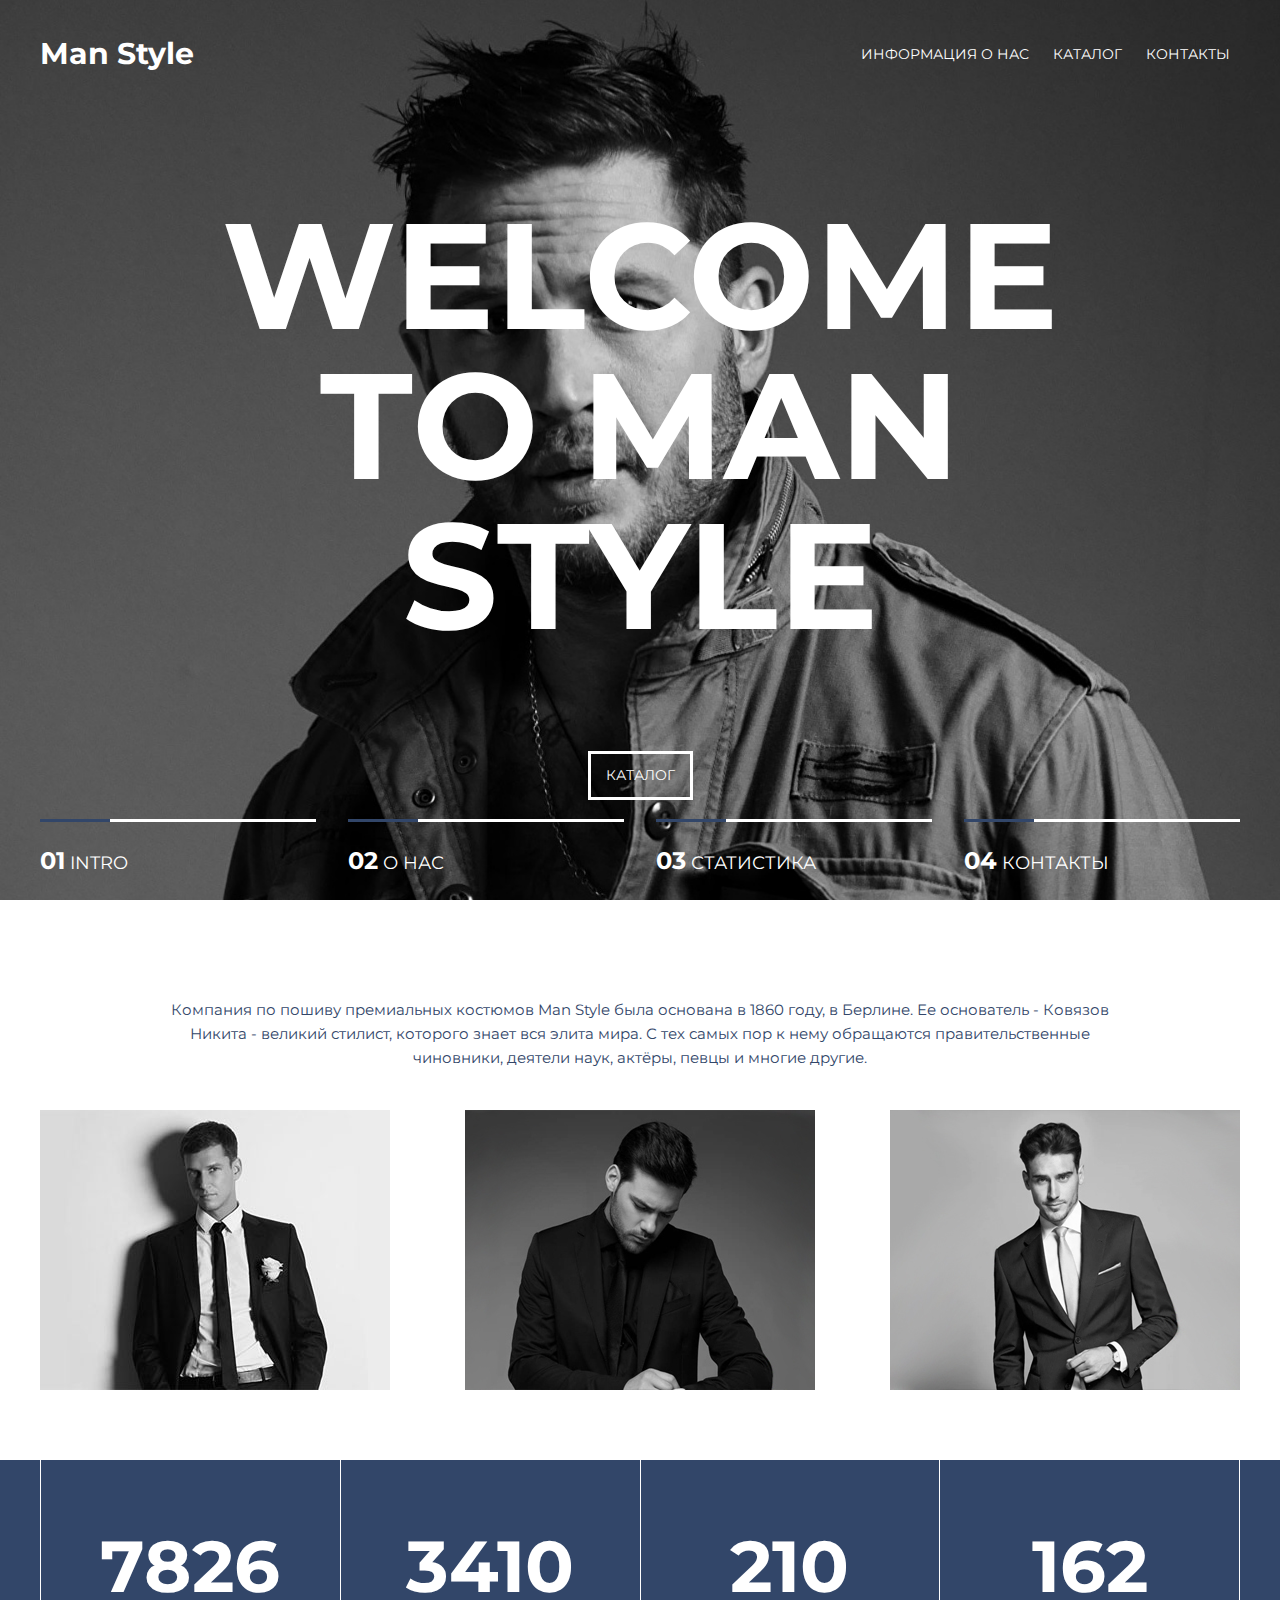
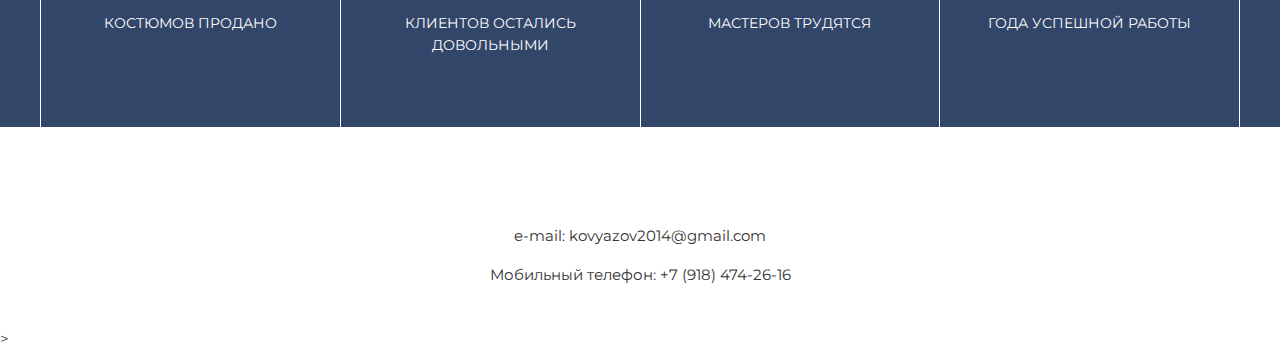
<file: index.html>
<!DOCTYPE html>
<html lang="en">
<head>
	<meta charset="UTF-8">
	<link rel="stylesheet" href="assets/css/style.css">
	<link href="https://fonts.googleapis.com/css?
	family=Kaushan+Script|Montserrat:400,7008amp;subset=cyrillic-ext"
	rel="stylesheet">
	<link href="https://unpkg.com/aos@2.3.1/dist/aos.css" rel="stylesheet">
	
	<title>Главная страница</title>
</head>
<body>

<header class="header">
	<div class="container">
		<div class="header__inner">
			<div class="header__logo">Man Style</div>
			
			<nav class="nav">
				<a class="nav__link" href="#t1">Информация о нас</a>
				<a class="nav__link" href="catalog.html">Каталог</a>
				<a class="nav__link" href="#t2">Контакты</a>
			</nav>
		</div>
	</div>
</header>

<div class="intro">
	<div class="container">
		<div class="intro__inner">
		<h2 class="intro__suptitle"></h2>
		<h1 class="intro__title " data-aos="fade-in">Welcome to Man Style</h1>
		
		<a class="btn" href="catalog.html">Каталог</a>
		</div>
	</div>
	
	<div class="slider">
		<div class="container">
			<div class="slider__inner">
				<div class="slider__item active">
					<span class="slider__num">01</span>
					intro
				</div>
				<div class="slider__item active">
					<span class="slider__num">02</span>
					о нас
				</div>
				<div class="slider__item active">
					<span class="slider__num">03</span>
					статистика
				</div>
				<div class="slider__item active">
					<span class="slider__num">04</span>
					контакты
				</div>
			</div>
		</div>
	</div>
</div>


<section class="section">
	<div class="container">
		
		<div class="section__header">
			<h2 class="section__title" id="t1" data-aos="fade-in">Информация о нас</h2>
			<div class="section__text">
				<p>Компания по пошиву премиальных костюмов Man Style была основана в 1860 году, в Берлине. Ее основатель - Ковязов Никита - великий стилист, которого знает вся элита мира. С тех самых пор к нему обращаются правительственные чиновники, деятели наук, актёры, певцы и многие другие.</p>
				
			</div>
		</div>
		
		<div class="about">
			<div class="about__item">
				<div class="about__img">
					<img src="assets/images/1ю1.jpg" alt="">
				</div>
				<div class="about__text">John</div>
			</div>
			<div class="about__item">
				<div class="about__img">
					<img src="assets/images/1ю2.jpg" alt="">
				</div>
				<div class="about__text">Marcus</div>
			</div>
			<div class="about__item">
				<div class="about__img">
					<img src="assets/images/1ю3.jpg" alt="">
				</div>
				<div class="about__text">Alex</div>
			</div>
		</div>
	</div>
</section>

<div class="statistics">
	<div class="container">
		<div class="stat">
			<div class="stat__item">
			<div class="stat__count">7826</div>
			<div class="stat__text">Костюмов продано</div>
			</div>

			<div class="stat__item">
				<div class="stat__count">3410</div>
				<div class="stat__text">Клиентов остались довольными</div>
			</div>
			
			<div class="stat__item">
				<div class="stat__count">210</div>
				<div class="stat__text">Мастеров трудятся</div>
			</div>
			
			<div class="stat__item">
				<div class="stat__count">162</div>
				<div class="stat__text">Года успешной работы</div>
			</div>
		</div>
	</div>
</div>




<section class="section">
	<div class="container">
		<div class="section__header">
			<h2 class="section__title" id="t2" data-aos="fade-in">Контакты</h2>
			<p>e-mail: kovyazov2014@gmail.com</p>
			<p>Мобильный телефон: +7 (918) 474-26-16</p>

		</div>
	</div>
</section>>

<script src="https://unpkg.com/aos@2.3.1/dist/aos.js"></script>
<script src="script.js"></script>

</body>
</html>
</file>
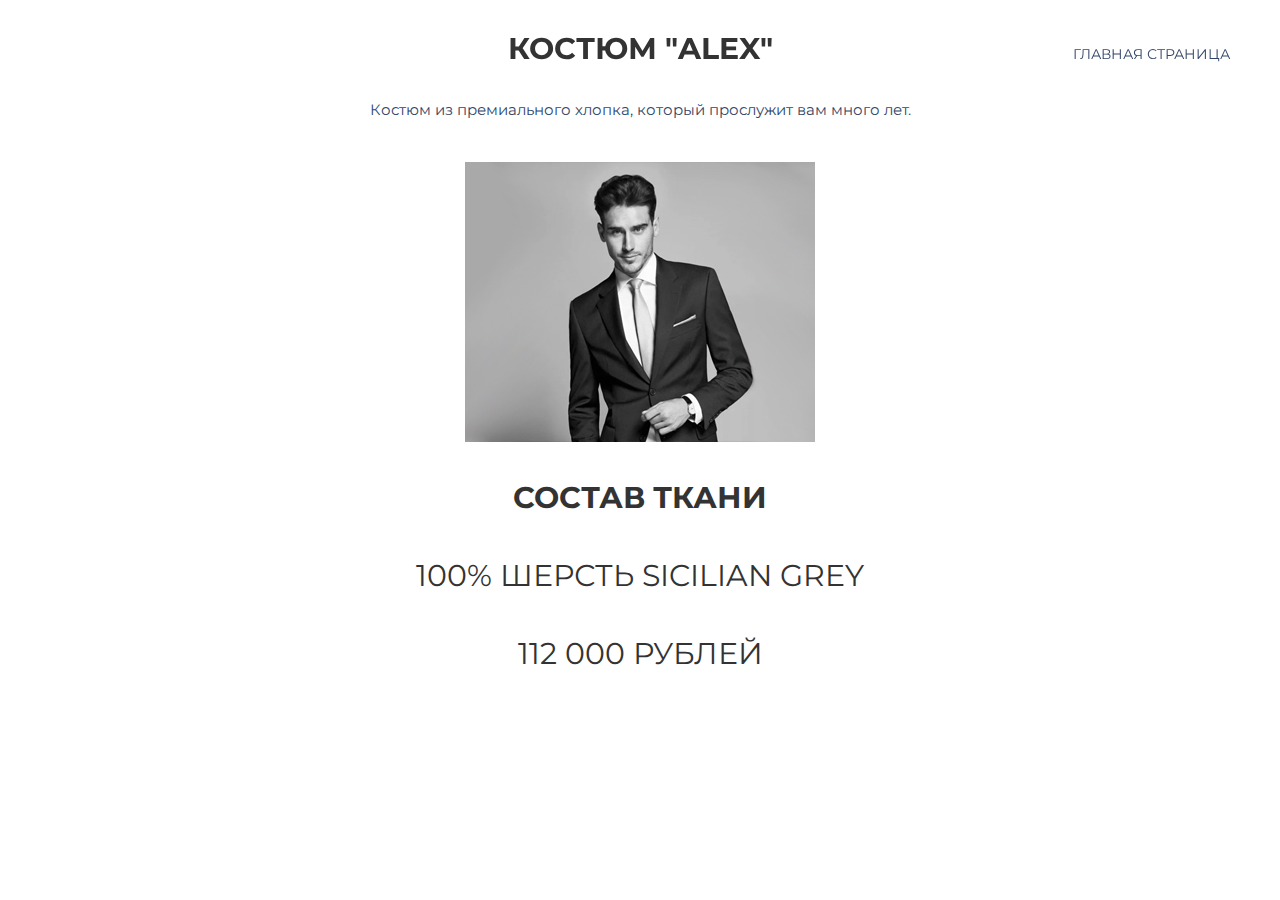
<file: Alex.html>
<!DOCTYPE html>
<html lang="en">
<head>
	<meta charset="UTF-8">
	<link rel="stylesheet" href="assets/css/John_style.css">
	<link href="https://fonts.googleapis.com/css?
	family=Kaushan+Script|Montserrat:400,7008amp;subset=cyrillic-ext"
	rel="stylesheet">
	<link href="https://unpkg.com/aos@2.3.1/dist/aos.css" rel="stylesheet">
	<title>John</title>
</head>
<body>

<header class="header">
	<div class="container">
		<div class="header__inner">
			<div class="header__logo">Man Style</div>
			
			<nav class="nav">
				
				<a class="nav__link" href="index.html">Главная страница</a>
				
			</nav>
		</div>
	</div>
</header>



<div class="section__header">
			<h2 class="section__title" data-aos="fade-in">Костюм "Alex"</h2>
			<div class="section__text">
				<p>Костюм из премиального хлопка, который прослужит вам много лет.</p>
				
			</div>
		</div>
<div class="fig"><img src="assets/images/1ю3.jpg" alt="">
</div>

<div class="section__header">
<h2 class="section__title">Состав ткани</h2>
<p class="section__title">100% Шерсть Sicilian Grey</p>
<p class="section__title">112 000 рублей</p>
</div>

<script src="https://unpkg.com/aos@2.3.1/dist/aos.js"></script>
<script src="script.js"></script>
</file>
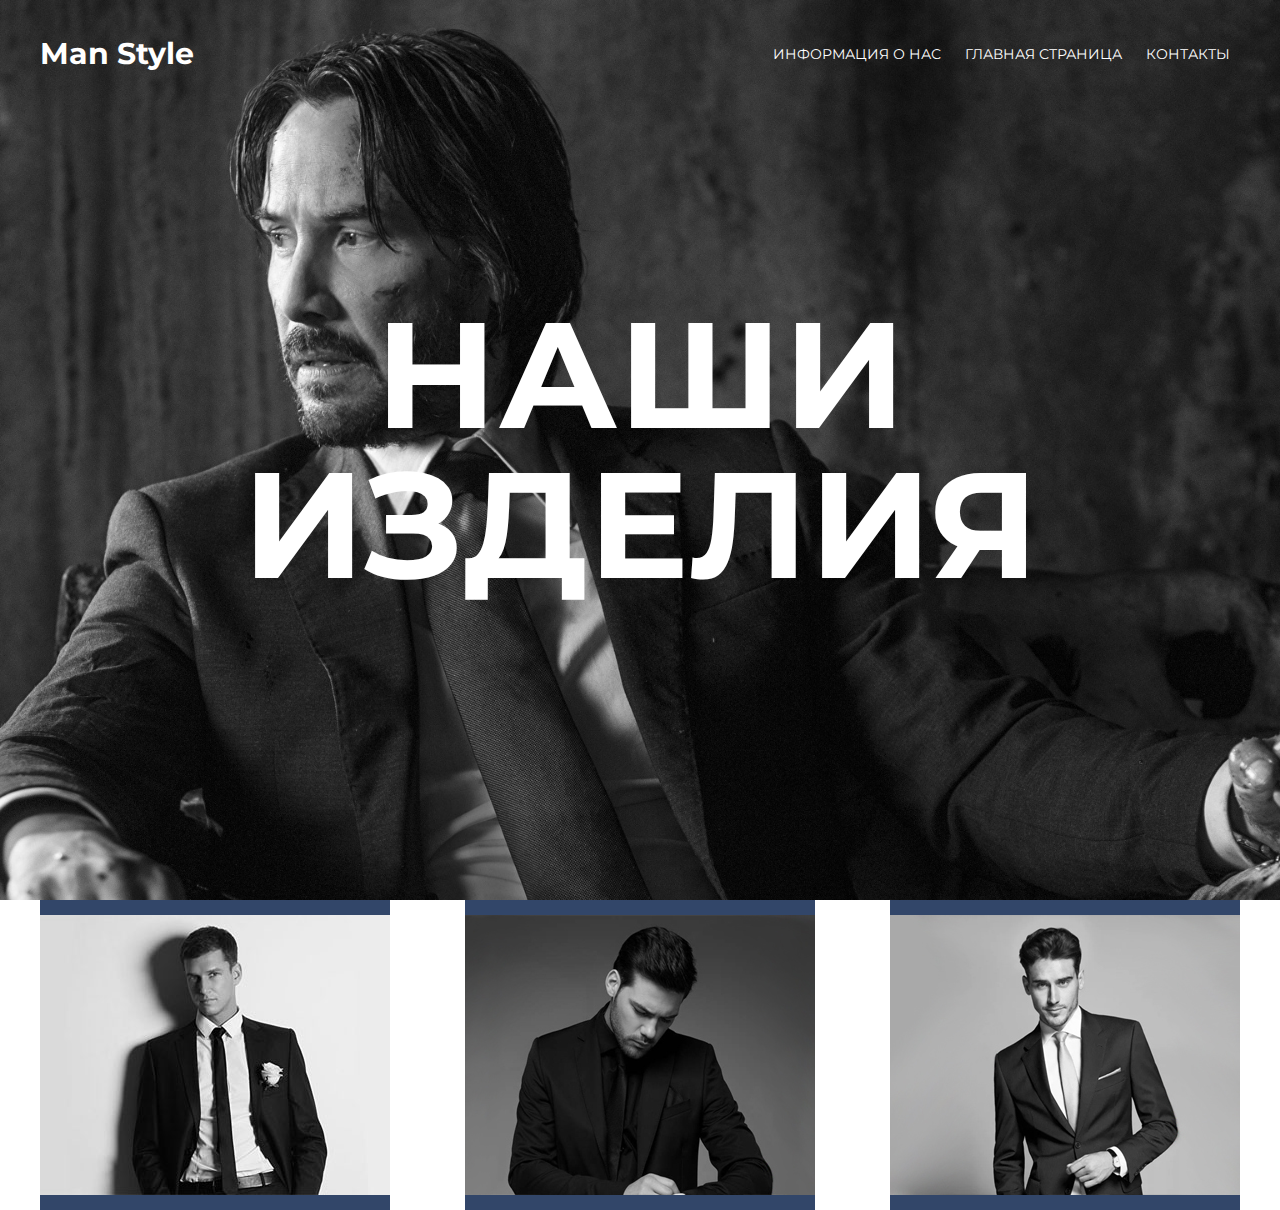
<file: catalog.html>
<!DOCTYPE html>
<html lang="en">
<head>
	<meta charset="UTF-8">
	<link rel="stylesheet" href="assets/css/catalog_style.css">
	<link href="https://fonts.googleapis.com/css?
	family=Kaushan+Script|Montserrat:400,7008amp;subset=cyrillic-ext"
	rel="stylesheet">
	<link href="https://unpkg.com/aos@2.3.1/dist/aos.css" rel="stylesheet">
	<title>Каталог</title>
</head>
<body>

<header class="header">
	<div class="container">
		<div class="header__inner">
			<div class="header__logo">Man Style</div>
			
			<nav class="nav">
				<a class="nav__link" href="index.html">Информация о нас</a>
				<a class="nav__link" href="index.html">Главная страница</a>
				<a class="nav__link" href="index.html">Контакты</a>
			</nav>
		</div>
	</div>
</header>





<div class="intro">
	<div class="container">
		<div class="intro__inner">
		<h2 class="intro__suptitle"></h2>
		<h1 class="intro__title" data-aos="fade-in">Наши изделия</h1>
		
		</div>
	</div>
</div>





<section class="section">
	<div class="container">
		
	
		<div class="about">
			<div class="about__item">
				<div class="about__img">
					<p><a href="John.html"><img src="assets/images/1ю1.jpg" alt=""></a></p>
				</div>
				<div class="about__text">John</div>
			</div>
			<div class="about__item">
				<div class="about__img">
					<p><a href="Marcus.html"><img src="assets/images/1ю2.jpg" alt=""></a></p>
				</div>
				<div class="about__text">Marcus</div>
			</div>
			<div class="about__item">
				<div class="about__img">
					<p><a href="Alex.html"><img src="assets/images/1ю3.jpg" alt=""></a></p>
				</div>
				<div class="about__text">Alex</div>
			</div>
		</div>
	</div>
</section>

<script src="https://unpkg.com/aos@2.3.1/dist/aos.js"></script>
<script src="script.js"></script>
</file>
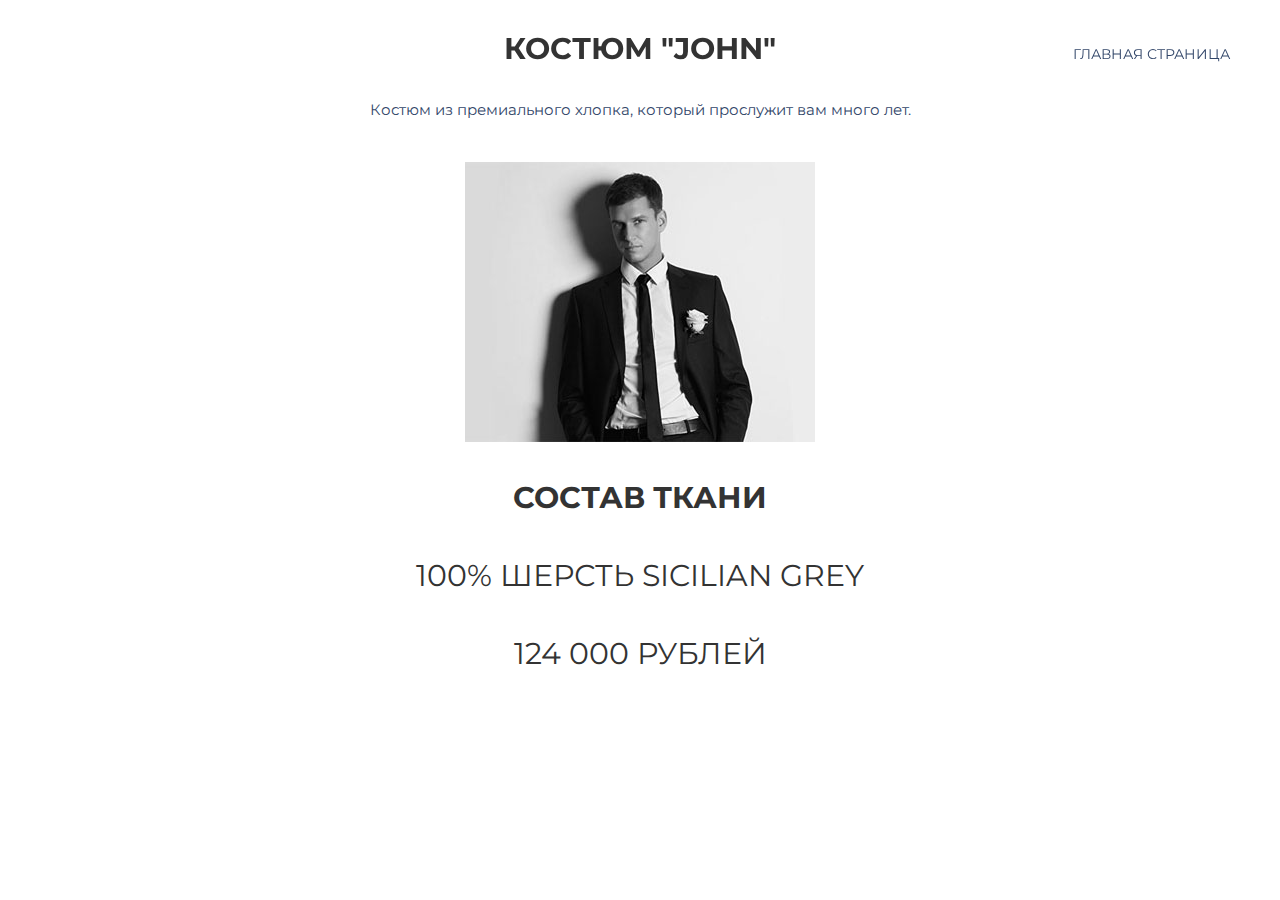
<file: John.html>
<!DOCTYPE html>
<html lang="en">
<head>
	<meta charset="UTF-8">
	<link rel="stylesheet" href="assets/css/John_style.css">
	<link href="https://fonts.googleapis.com/css?
	family=Kaushan+Script|Montserrat:400,7008amp;subset=cyrillic-ext"
	rel="stylesheet">
	<link href="https://unpkg.com/aos@2.3.1/dist/aos.css" rel="stylesheet">
	<title>John</title>
</head>
<body>

<header class="header">
	<div class="container">
		<div class="header__inner">
			<div class="header__logo">Man Style</div>
			
			<nav class="nav">
	
				<a class="nav__link" href="index.html">Главная страница</a>
				
			</nav>
		</div>
	</div>
</header>



<div class="section__header">
			<h2 class="section__title" data-aos="fade-in">Костюм "John"</h2>
			<div class="section__text">
				<p>Костюм из премиального хлопка, который прослужит вам много лет.</p>
				
			</div>
		</div>
<div class="fig"><img src="assets/images/1ю1.jpg" alt="">
</div>

<div class="section__header">
<h2 class="section__title">Состав ткани</h2>
<p class="section__title">100% Шерсть Sicilian Grey</p>
<p class="section__title">124 000 рублей</p>
</div>


<script src="https://unpkg.com/aos@2.3.1/dist/aos.js"></script>
<script src="script.js"></script>
</file>
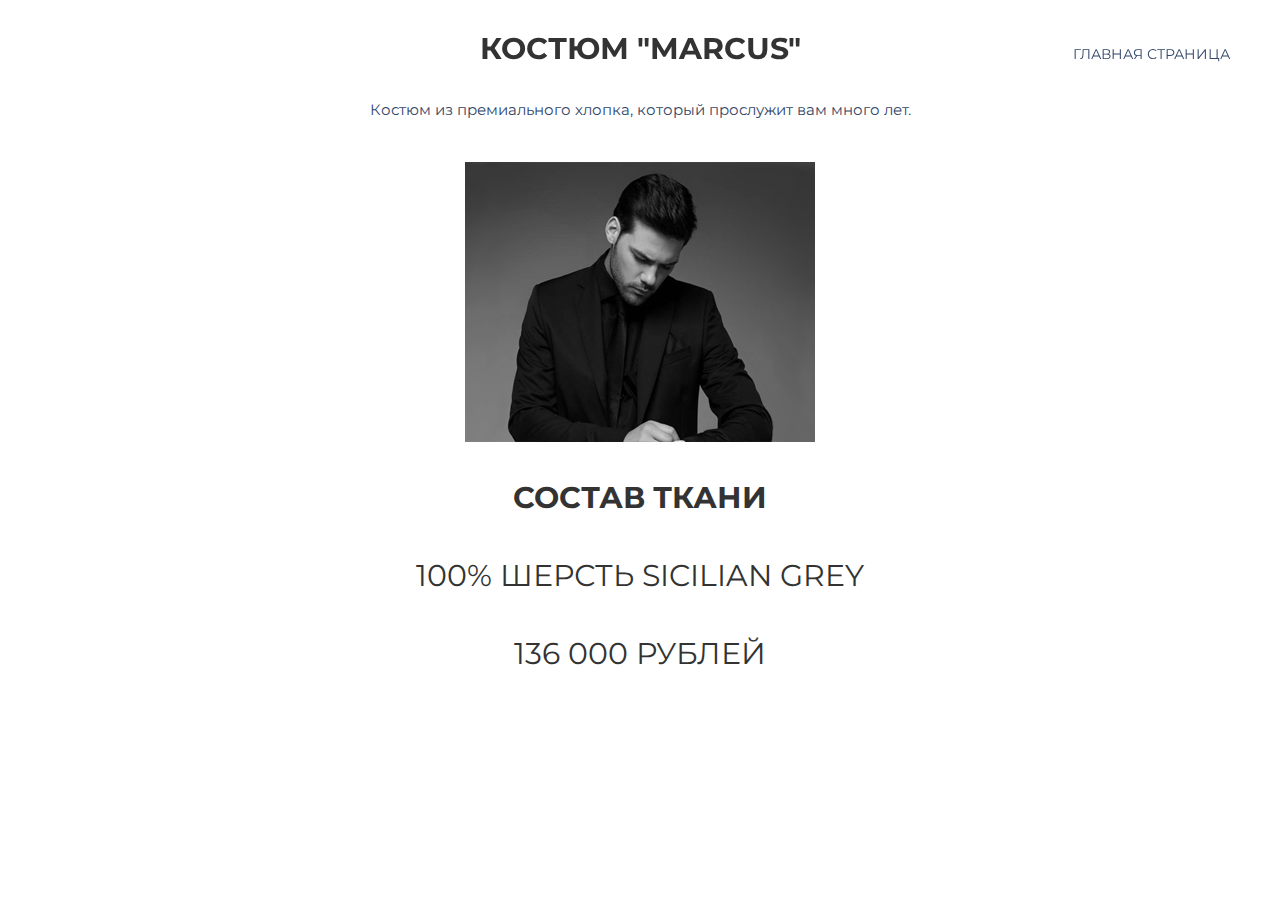
<file: Marcus.html>
<!DOCTYPE html>
<html lang="en">
<head>
	<meta charset="UTF-8">
	<link rel="stylesheet" href="assets/css/John_style.css">
	<link href="https://fonts.googleapis.com/css?
	family=Kaushan+Script|Montserrat:400,7008amp;subset=cyrillic-ext"
	rel="stylesheet">
	<link href="https://unpkg.com/aos@2.3.1/dist/aos.css" rel="stylesheet">
	<title>John</title>
</head>
<body>

<header class="header">
	<div class="container">
		<div class="header__inner">
			<div class="header__logo">Man Style</div>
			
			<nav class="nav">
				
				<a class="nav__link" href="index.html">Главная страница</a>
				
			</nav>
		</div>
	</div>
</header>



<div class="section__header">
			<h2 class="section__title" data-aos="fade-in">Костюм "Marcus"</h2>
			<div class="section__text">
				<p>Костюм из премиального хлопка, который прослужит вам много лет.</p>
				
			</div>
		</div>
<div class="fig"><img src="assets/images/1ю2.jpg" alt="">
</div>

<div class="section__header">
<h2 class="section__title">Состав ткани</h2>
<p class="section__title">100% Шерсть Sicilian Grey</p>
<p class="section__title">136 000 рублей</p>
</div>

<script src="https://unpkg.com/aos@2.3.1/dist/aos.js"></script>
<script src="script.js"></script>
</file>
<file: assets/css/style.css>
body {
	margin: 0; 
	font-family: 'Montserrat', sans-serif;
	font-size: 15px;
	line-height: 1.6;
	color: #333;
	margin: auto;
}

*,
*:before,
*:after {
	box-sizing: border-box;
}

.container {
	width: 100%;
	max-width: 1200px;
	margin: 0 auto;
}

.intro {
	display: flex;
	flex-direction: column;
	justify-content: center;
	width: 100%;
	height: 100vh;
	background: url("../images/intro.jpg")
	center no-repeat;
	-webkit-background-size: cover;
	background-size: cover;
}

.intro__title{
	font-size: 150px;
	font_weight: 700;
	text-transform: uppercase;
	text-align: center;
	line-height: 1;
	color: #fff;

}




.intro__inner{
	width: 100%;
	max-width: 880px;
	margin: 0 auto;
	text-align: center;
}

.intro__suptitle{
	font-size: 24px;
	color: #fff;
	font-family: 'Kaushan Script', cursive;
	text-align: center;
}

.header{
	width: 100%;
	position: absolute;
	top: 0;
	left: 0;
	right: 0;
	z-index: 1000;
	padding-top: 30px;
}
	

.header__logo{
	font-size: 30px;
	font-weight: 700;
	color: #fff;
}

.header__inner{
	display: flex;
	justify-content: space-between;
	align-items: center;
}

.nav{
	font-size: 14px;
	text-transform: uppercase;
}

.nav__link{
	display: inline-block;
	vertical-align: top;
	margin: 0 10px;
	
	color: #fff;
	text-decoration: none;
	
	transition: color .2s linear;
	
}

.nav__link:hover{
	color: #324669;
}

.btn {
	display: inline-block;
	vertical-align: top;
	padding: 10px 15px;
	
	border: 3px solid #fff;
	
	font-size: 14px;
	font_weight: 700;
	color: #fff;
	text-transform: uppercase;
	text-decoration: none;
	
	transition: background .1s linear,
	color .1s linear;
}

.btn:hover{
	background-color: #fff;
	color: #324669
}

.slider{
	width: 100%;
	
	position:absolute;
	bottom: 0;
	left: 0;
	z-index: 1;
}

.slider__inner{
	display: flex;
	justify-content: space-between;
}

.slider__item{
	width: 23%;
	padding: 20px 0;
	position: relative;
	
	border-top: 3px solid #fff;
	opacity: .7;
	
	font-size: 18px;
	color: #fff;
	text-transform: uppercase;
}

.slider__item.active{
	opacity: 1;
}

.slider__item:before{
	content: "";
	display: block;
	width: 70px;
	height: 3px;
	
	background-color: #324669;
	
	position: absolute;
	top: -3px;
	left: 0;
	z-index: 1;
}

.slider__num{
	font-size: 24px;
	font-weight: 700;
}
	

.section{
	padding: 80px, 0;
	
}

.section__header{
	width: 100%;
	max-width: 950px;
	margin: 0 auto 40px;
	
	text-align: center;
}

.section__title{
	font-size: 30px;
	font_weight: 700;
	color: #333;
	text-transform: uppercase;

}

.section__text{
	color: #324669;
}

.about{
	display: flex;
	justify-content: space-between;
}

.about__item{
	width: 350px;
	background-color: #324669;
	position: relative;
}

.about__img{
	background: linear-gradient(to bottom,
	#333, #324669);
	
	transition: transform .1s linear;
}

.about__item:hover .about__img img{
	transform: translate3d(-10px, -10px, 0);
	opacity: .2;
}

.about__item:hover .about__text{
	opacity: 1;
}


.about__img img{
	display: block;
	transition: opacity 0.1 linear;
}

.about__text{
	
	font-size: 18px;
	color: #fff;
	text-transform: uppercase;
	font-weight: 700;
	text-align: center;
	opacity: 0;
	
	position: absolute;
	top: 50%;
	left: 50%;
	z-index: 2;
	transform: translate3d(0, -50%, 0);
	
	transition: opacity .3s linear;
}

.statistics{
	margin-top: 70px;
	background-color: #324669;
}

.stat{
	display: flex;
}

.stat__item{
	flex: 1 1 0;
	padding: 70px 25px;
	
	border-left: 1px solid #fff;
	
	text-align: center;
	color: #fff;
	
}

.stat__item:last-child {
	border-right: 1px solid #fff;
}

.stat__count{
	margin-bottom: 10px;
	
	font-size: 72px;
	font-weight: 700;
	line-height: 1;
}

.stat__text{
	font-size: 14px;
	text-transform: uppercase;
</file>
<file: assets/css/John_style.css>
body {
	margin: 0; 
	font-family: 'Montserrat', sans-serif;
	font-size: 15px;
	line-height: 1.6;
	color: #333;
}

*,
*:before,
*:after {
	box-sizing: border-box;
}

.container {
	width: 100%;
	max-width: 1200px;
	margin: 0 auto;
}

.intro {
	display: flex;
	flex-direction: column;
	justify-content: center;
	width: 100%;
	height: 100vh;
	background: url("../images/mast.jpg")
	center no-repeat;
	-webkit-background-size: cover;
	background-size: cover;
}

.intro__title{
	font-size: 150px;
	font_weight: 700;
	text-transform: uppercase;
	text-align: center;
	line-height: 1;
	color: #fff;
}

.intro__inner{
	width: 100%;
	max-width: 880px;
	margin: 0 auto;
	text-align: center;
}

.intro__suptitle{
	font-size: 24px;
	color: #fff;
	font-family: 'Kaushan Script', cursive;
	text-align: center;
}

.header{
	width: 100%;
	position: absolute;
	top: 0;
	left: 0;
	right: 0;
	z-index: 1000;
	padding-top: 30px;
}
	

.header__logo{
	font-size: 30px;
	font-weight: 700;
	color: #fff;
}

.header__inner{
	display: flex;
	justify-content: space-between;
	align-items: center;
}

.nav{
	font-size: 14px;
	text-transform: uppercase;
}

.nav__link{
	display: inline-block;
	vertical-align: top;
	margin: 0 10px;
	
	color: #324669;
	text-decoration: none;
	
	transition: color .2s linear;
	
}

.nav__link:hover{
	color: fff;
}

.btn {
	display: inline-block;
	vertical-align: top;
	padding: 10px 15px;
	
	border: 3px solid #fff;
	
	font-size: 14px;
	font_weight: 700;
	color: #fff;
	text-transform: uppercase;
	text-decoration: none;
	
	transition: background .1s linear,
	color .1s linear;
}

.btn:hover{
	background-color: #fff;
	color: #324669
}

.slider{
	width: 100%;
	
	position:absolute;
	bottom: 0;
	left: 0;
	z-index: 1;
}

.slider__inner{
	display: flex;
	justify-content: space-between;
}

.slider__item{
	width: 23%;
	padding: 20px 0;
	position: relative;
	
	border-top: 3px solid #fff;
	opacity: .7;
	
	font-size: 18px;
	color: #fff;
	text-transform: uppercase;
}

.slider__item.active{
	opacity: 1;
}

.slider__item:before{
	content: "";
	display: block;
	width: 70px;
	height: 3px;
	
	background-color: #324669;
	
	position: absolute;
	top: -3px;
	left: 0;
	z-index: 1;
}

.slider__num{
	font-size: 24px;
	font-weight: 700;
}
	

.section{
	padding: 80px, 0;
	
}

.section__header{
	width: 100%;
	max-width: 950px;
	margin: 0 auto 40px;
	
	text-align: center;
}

.section__title{
	font-size: 30px;
	font_weight: 700;
	color: #333;
	text-transform: uppercase;

}

.section__text{
	color: #324669;
}

.about{
	display: flex;
	justify-content: space-between;
}

.about__item{
	width: 350px;
	background-color: #324669;
	position: relative;
}

.about__img{
	background: linear-gradient(to bottom,
	#333, #324669);
	
	transition: transform .1s linear;
}

.about__item:hover .about__img img{
	transform: translate3d(-10px, -10px, 0);
	opacity: .2;
}

.about__item:hover .about__text{
	opacity: 1;
}


.about__img img{
	display: block;
	transition: opacity 0.1 linear;
}

.about__text{
	
	font-size: 18px;
	color: #fff;
	text-transform: uppercase;
	font-weight: 700;
	text-align: center;
	opacity: 0;
	
	position: absolute;
	top: 50%;
	left: 50%;
	z-index: 2;
	transform: translate3d(0, -50%, 0);
	
	transition: opacity .3s linear;
}

.statistics{
	margin-top: 70px;
	background-color: #324669;
}

.stat{
	display: flex;
}

.stat__item{
	flex: 1 1 0;
	padding: 70px 25px;
	
	border-left: 1px solid #fff;
	
	text-align: center;
	color: #fff;
	
}

.stat__item:last-child {
	border-right: 1px solid #fff;
}

.stat__count{
	margin-bottom: 10px;
	
	font-size: 72px;
	font-weight: 700;
	line-height: 1;
}

.stat__text{
	font-size: 14px;
	text-transform: uppercase;
}

.fig{
	text-align: center;
	}
</file>
<file: assets/css/catalog_style.css>
body {
	margin: 0; 
	font-family: 'Montserrat', sans-serif;
	font-size: 15px;
	line-height: 1.6;
	color: #333;
}

*,
*:before,
*:after {
	box-sizing: border-box;
}

.container {
	width: 100%;
	max-width: 1200px;
	margin: 0 auto;
}

.intro {
	display: flex;
	flex-direction: column;
	justify-content: center;
	width: 100%;
	height: 100vh;
	background: url("../images/mast.jpg")
	center no-repeat;
	-webkit-background-size: cover;
	background-size: cover;
}

.intro__title{
	font-size: 150px;
	font_weight: 700;
	text-transform: uppercase;
	text-align: center;
	line-height: 1;
	color: #fff;
}

.intro__inner{
	width: 100%;
	max-width: 880px;
	margin: 0 auto;
	text-align: center;
}

.intro__suptitle{
	font-size: 24px;
	color: #fff;
	font-family: 'Kaushan Script', cursive;
	text-align: center;
}

.header{
	width: 100%;
	position: absolute;
	top: 0;
	left: 0;
	right: 0;
	z-index: 1000;
	padding-top: 30px;
}
	

.header__logo{
	font-size: 30px;
	font-weight: 700;
	color: #fff;
}

.header__inner{
	display: flex;
	justify-content: space-between;
	align-items: center;
}

.nav{
	font-size: 14px;
	text-transform: uppercase;
}

.nav__link{
	display: inline-block;
	vertical-align: top;
	margin: 0 10px;
	
	color: #fff;
	text-decoration: none;
	
	transition: color .2s linear;
	
}

.nav__link:hover{
	color: #324669;
}

.btn {
	display: inline-block;
	vertical-align: top;
	padding: 10px 15px;
	
	border: 3px solid #fff;
	
	font-size: 14px;
	font_weight: 700;
	color: #fff;
	text-transform: uppercase;
	text-decoration: none;
	
	transition: background .1s linear,
	color .1s linear;
}

.btn:hover{
	background-color: #fff;
	color: #324669
}

.slider{
	width: 100%;
	
	position:absolute;
	bottom: 0;
	left: 0;
	z-index: 1;
}

.slider__inner{
	display: flex;
	justify-content: space-between;
}

.slider__item{
	width: 23%;
	padding: 20px 0;
	position: relative;
	
	border-top: 3px solid #fff;
	opacity: .7;
	
	font-size: 18px;
	color: #fff;
	text-transform: uppercase;
}

.slider__item.active{
	opacity: 1;
}

.slider__item:before{
	content: "";
	display: block;
	width: 70px;
	height: 3px;
	
	background-color: #324669;
	
	position: absolute;
	top: -3px;
	left: 0;
	z-index: 1;
}

.slider__num{
	font-size: 24px;
	font-weight: 700;
}
	

.section{
	padding: 80px, 0;
	
}

.section__header{
	width: 100%;
	max-width: 950px;
	margin: 0 auto 40px;
	
	text-align: center;
}

.section__title{
	font-size: 30px;
	font_weight: 700;
	color: #333;
	text-transform: uppercase;

}

.section__text{
	color: #324669;
}

.about{
	display: flex;
	justify-content: space-between;
}

.about__item{
	width: 350px;
	background-color: #324669;
	position: relative;
}

.about__img{
	background: linear-gradient(to bottom,
	#333, #324669);
	
	transition: transform .1s linear;
}

.about__item:hover .about__img img{
	transform: translate3d(-10px, -10px, 0);
	opacity: .2;
}

.about__item:hover .about__text{
	opacity: 1;
}


.about__img img{
	display: block;
	transition: opacity 0.1 linear;
}

.about__text{
	
	font-size: 18px;
	color: #fff;
	text-transform: uppercase;
	font-weight: 700;
	text-align: center;
	opacity: 0;
	
	position: absolute;
	top: 50%;
	left: 50%;
	z-index: 2;
	transform: translate3d(0, -50%, 0);
	
	transition: opacity .3s linear;
}

.statistics{
	margin-top: 70px;
	background-color: #324669;
}

.stat{
	display: flex;
}

.stat__item{
	flex: 1 1 0;
	padding: 70px 25px;
	
	border-left: 1px solid #fff;
	
	text-align: center;
	color: #fff;
	
}

.stat__item:last-child {
	border-right: 1px solid #fff;
}

.stat__count{
	margin-bottom: 10px;
	
	font-size: 72px;
	font-weight: 700;
	line-height: 1;
}

.stat__text{
	font-size: 14px;
	text-transform: uppercase;
</file>
